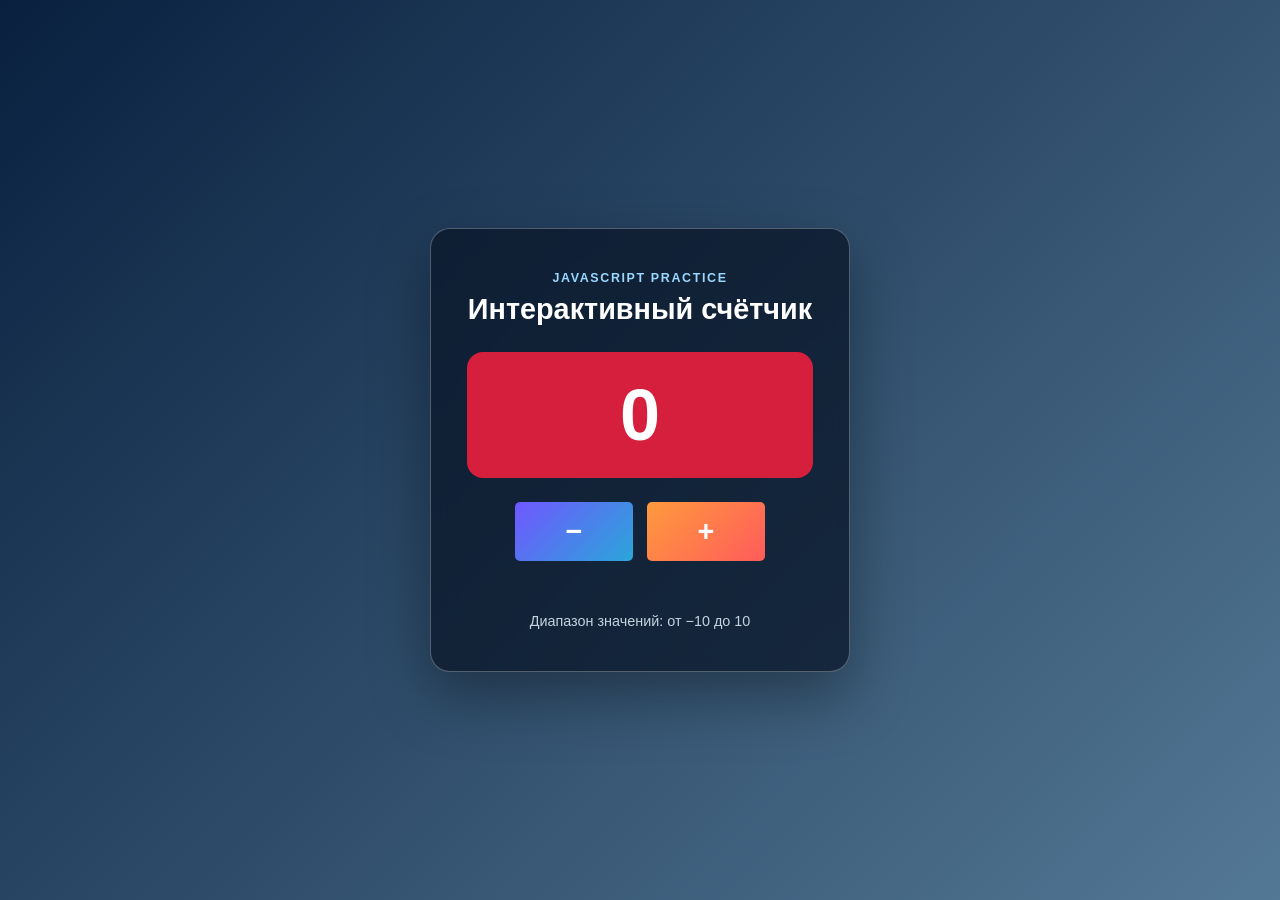
<file: Case2/index.html>
<!DOCTYPE html>
<html lang="ru">
<head>
    <meta charset="UTF-8">
    <meta name="viewport" content="width=device-width, initial-scale=1.0">
    <title>Счётчик</title>
    <link rel="stylesheet" href="style.css">
</head>
<body>
    <main class="counter-card" aria-labelledby="page-title">
        <p class="eyebrow">JavaScript practice</p>
        <h1 id="page-title">Интерактивный счётчик</h1>
        <output id="result" class="result" aria-live="polite">0</output>
        <div class="controls" aria-label="Управление счётчиком">
            <button id="decreaseButton" class="control-button decrease" type="button" aria-label="Уменьшить значение">−</button>
            <button id="increaseButton" class="control-button increase" type="button" aria-label="Увеличить значение">+</button>
        </div>
        <p id="message" class="message" aria-live="polite"></p>
        <p class="hint">Диапазон значений: от −10 до 10</p>
    </main>
    <script src="script.js"></script>
</body>
</html>
</file>
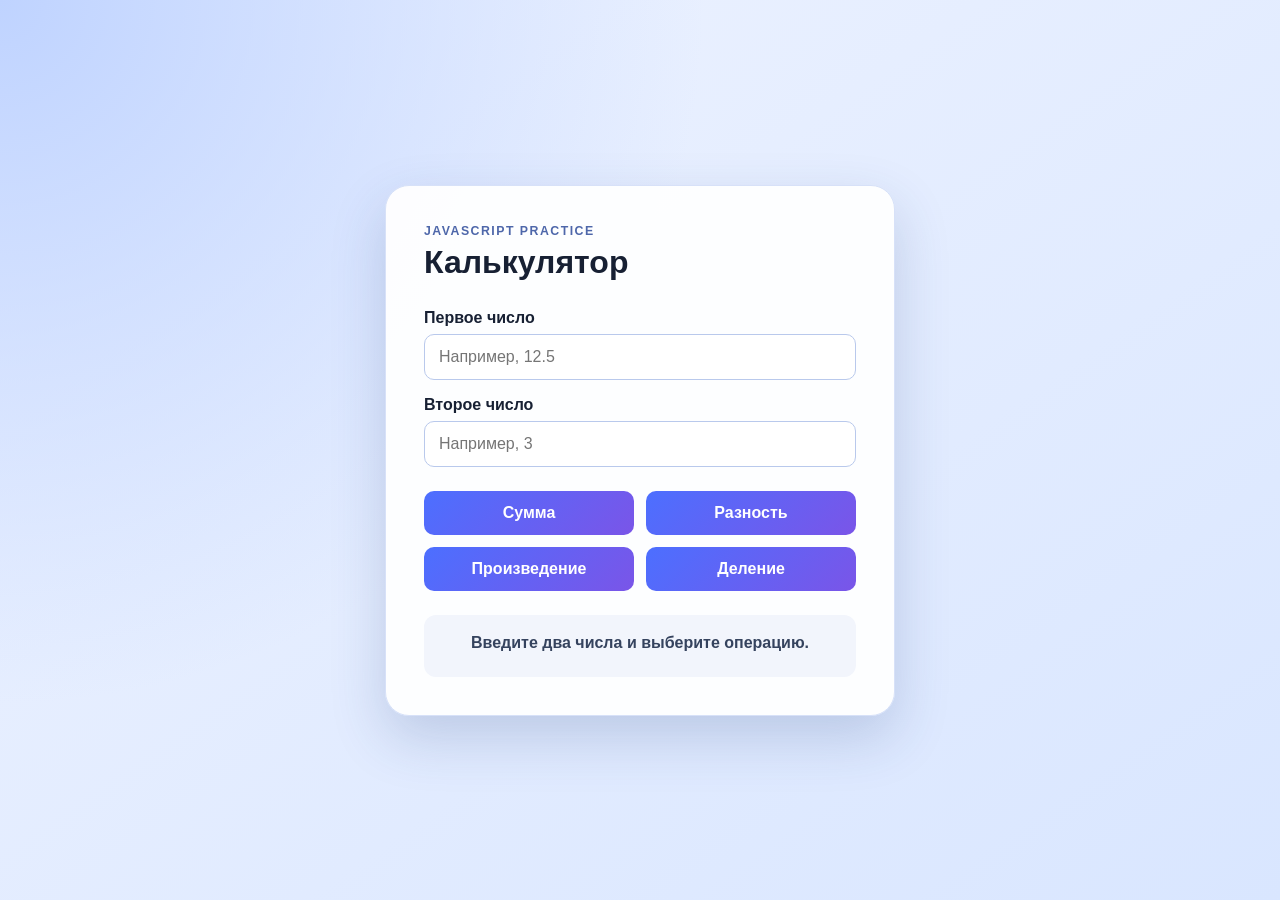
<file: Case4/index.html>
<!DOCTYPE html>
<html lang="ru">
<head>
    <meta charset="UTF-8">
    <meta name="viewport" content="width=device-width, initial-scale=1.0">
    <title>Калькулятор</title>
    <link rel="stylesheet" href="style.css">
</head>
<body>
    <main class="calculator" aria-labelledby="calculator-title">
        <p class="eyebrow">JavaScript practice</p>
        <h1 id="calculator-title">Калькулятор</h1>
        <label for="firstNumber">Первое число</label>
        <input id="firstNumber" type="text" inputmode="decimal" placeholder="Например, 12.5" autocomplete="off">
        <label for="secondNumber">Второе число</label>
        <input id="secondNumber" type="text" inputmode="decimal" placeholder="Например, 3" autocomplete="off">
        <div class="operations" aria-label="Арифметические операции">
            <button type="button" data-operation="sum">Сумма</button>
            <button type="button" data-operation="difference">Разность</button>
            <button type="button" data-operation="product">Произведение</button>
            <button type="button" data-operation="division">Деление</button>
        </div>
        <output id="result" class="result" aria-live="polite">Введите два числа и выберите операцию.</output>
    </main>
    <script src="script.js"></script>
</body>
</html>
</file>
<file: Case2/style.css>
:root { color-scheme: dark; font-family: Inter, Arial, sans-serif; }
* { box-sizing: border-box; }
body { min-height: 100vh; margin: 0; display: grid; place-items: center; padding: 24px; background: linear-gradient(135deg, #09203f 0%, #537895 100%); }
.counter-card { width: min(100%, 420px); padding: 42px 36px; text-align: center; border: 1px solid rgba(255,255,255,.28); border-radius: 20px; background: rgba(10, 23, 42, .76); box-shadow: 0 24px 60px rgba(0,0,0,.35); backdrop-filter: blur(12px); }
.eyebrow { margin: 0 0 8px; color: #9ad7ff; font-size: .78rem; font-weight: 700; letter-spacing: .13em; text-transform: uppercase; }
h1 { margin: 0 0 26px; font-size: 1.8rem; }
.result { display: grid; place-items: center; min-height: 126px; margin-bottom: 24px; border-radius: 16px; background: #d61f3c; color: #fff; font-size: 4.5rem; font-weight: 800; transition: background .2s, transform .2s; }
.controls { display: flex; gap: 14px; justify-content: center; }
.control-button { width: 118px; padding: 13px; border: 0; border-radius: 5px; color: #fff; cursor: pointer; font-size: 1.8rem; font-weight: 800; transition: transform .2s, opacity .2s; }
.control-button:hover:not(:disabled) { transform: translateY(-3px); }
.control-button:disabled { cursor: not-allowed; opacity: .42; }
.increase { background: linear-gradient(135deg, #ff9a3d, #ff5b5b); }
.decrease { background: linear-gradient(135deg, #7057ff, #2aa6d9); }
.message { min-height: 24px; margin: 20px 0 0; color: #ffd66d; font-weight: 700; }
.hint { margin: 8px 0 0; color: #c5d3e1; font-size: .9rem; }
</file>
<file: Case4/style.css>
:root { font-family: Inter, Arial, sans-serif; color: #172033; background: #eef3ff; }
* { box-sizing: border-box; }
body { min-height: 100vh; margin: 0; display: grid; place-items: center; padding: 24px; background: radial-gradient(circle at top left, #bfd3ff, transparent 45%), linear-gradient(145deg, #eef3ff, #d9e6ff); }
.calculator { width: min(100%, 510px); padding: 38px; border: 1px solid #d7e1f8; border-radius: 24px; background: rgba(255, 255, 255, .94); box-shadow: 0 22px 55px rgba(42, 72, 129, .2); }
.eyebrow { margin: 0 0 6px; color: #4e67aa; font-size: .77rem; font-weight: 800; letter-spacing: .12em; text-transform: uppercase; }
h1 { margin: 0 0 28px; font-size: 2rem; }
label { display: block; margin: 16px 0 7px; font-weight: 700; }
input { width: 100%; padding: 13px 14px; border: 1px solid #b9c9ec; border-radius: 10px; outline: none; font: inherit; transition: border-color .2s, box-shadow .2s; }
input:focus { border-color: #4c6fff; box-shadow: 0 0 0 4px rgba(76, 111, 255, .15); }
.operations { display: grid; grid-template-columns: 1fr 1fr; gap: 12px; margin-top: 24px; }
button { padding: 13px 10px; border: 0; border-radius: 10px; background: linear-gradient(135deg, #4c6fff, #7a55e8); color: #fff; cursor: pointer; font: inherit; font-weight: 700; transition: transform .2s, box-shadow .2s; }
button:hover { transform: translateY(-2px); box-shadow: 0 8px 18px rgba(76, 111, 255, .28); }
.result { display: block; min-height: 62px; margin-top: 24px; padding: 17px; border-radius: 12px; background: #f2f5fc; color: #35435e; font-weight: 700; line-height: 1.4; text-align: center; }
.result.error { background: #fff0f2; color: #bb2446; }
.result.success { background: #eaf9f0; color: #197142; font-size: 1.2rem; }
@media (max-width: 420px) { .calculator { padding: 26px 20px; } .operations { grid-template-columns: 1fr; } }
</file>
